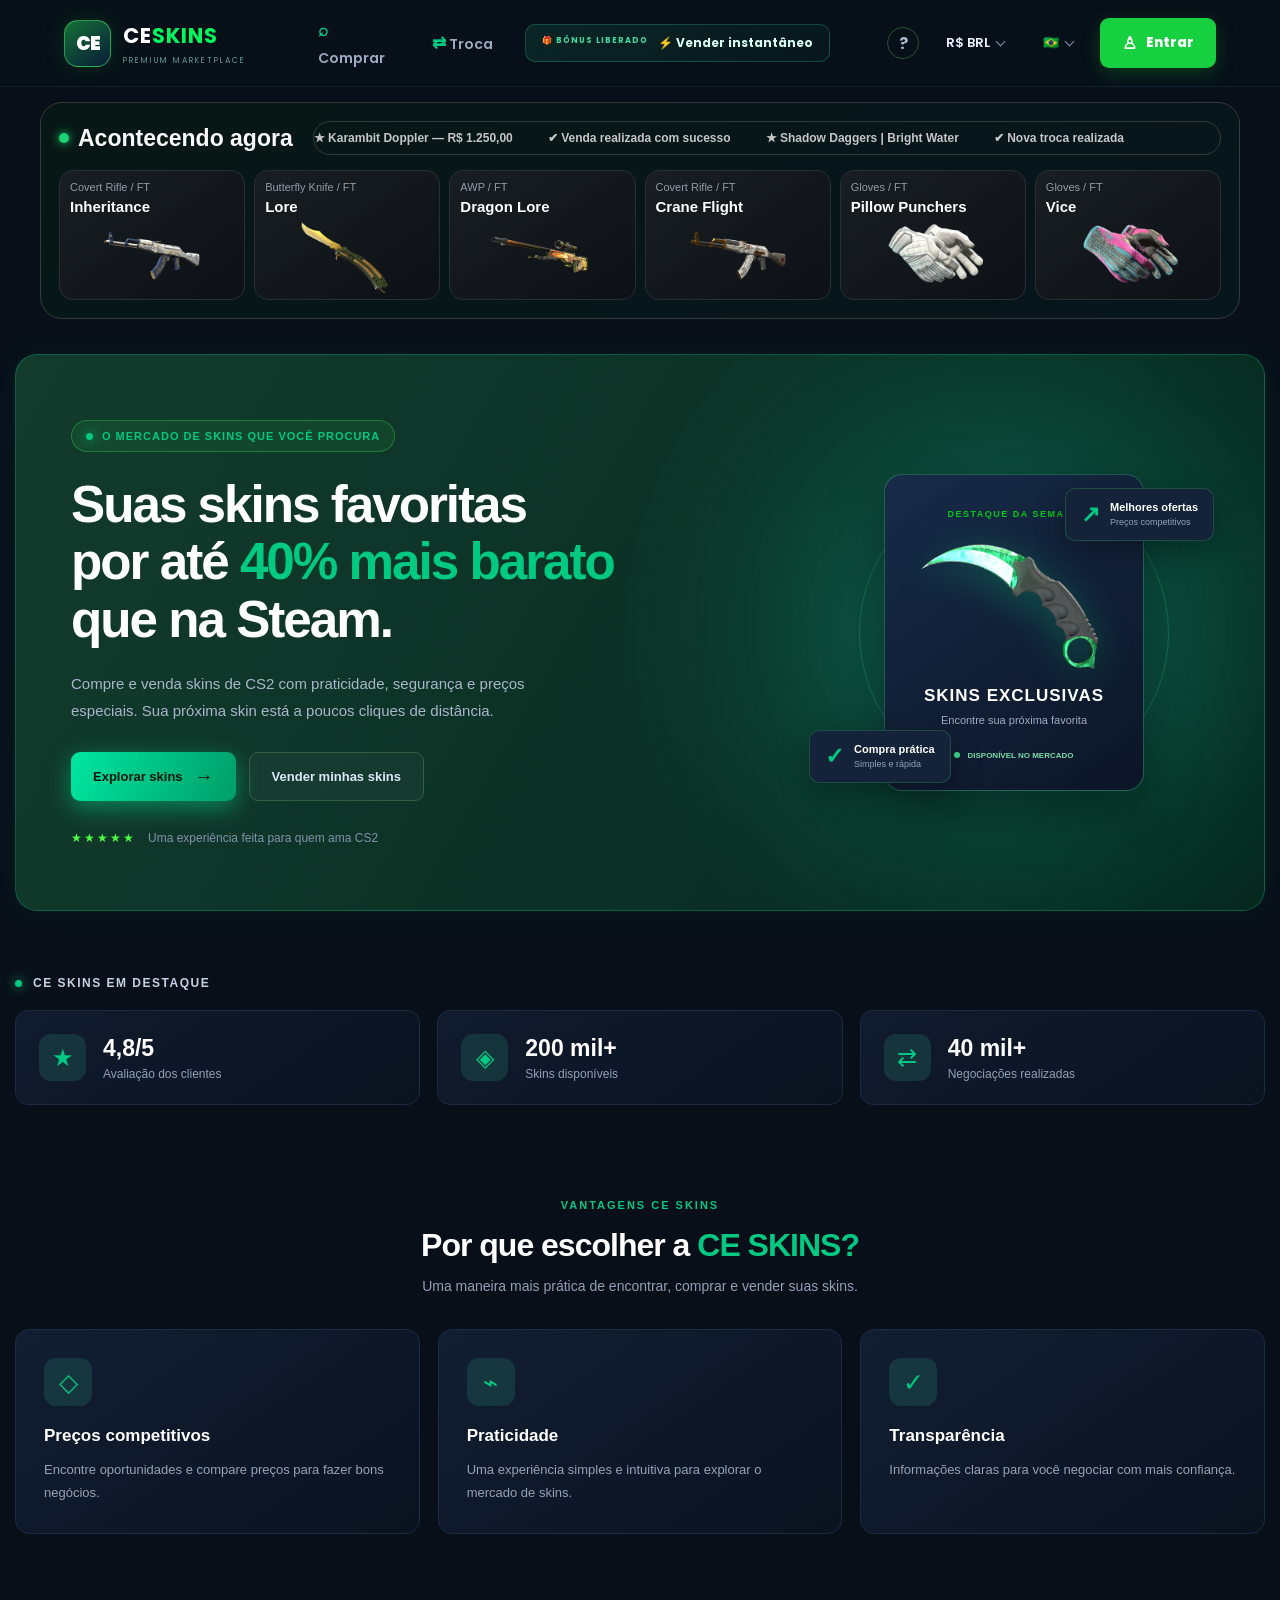
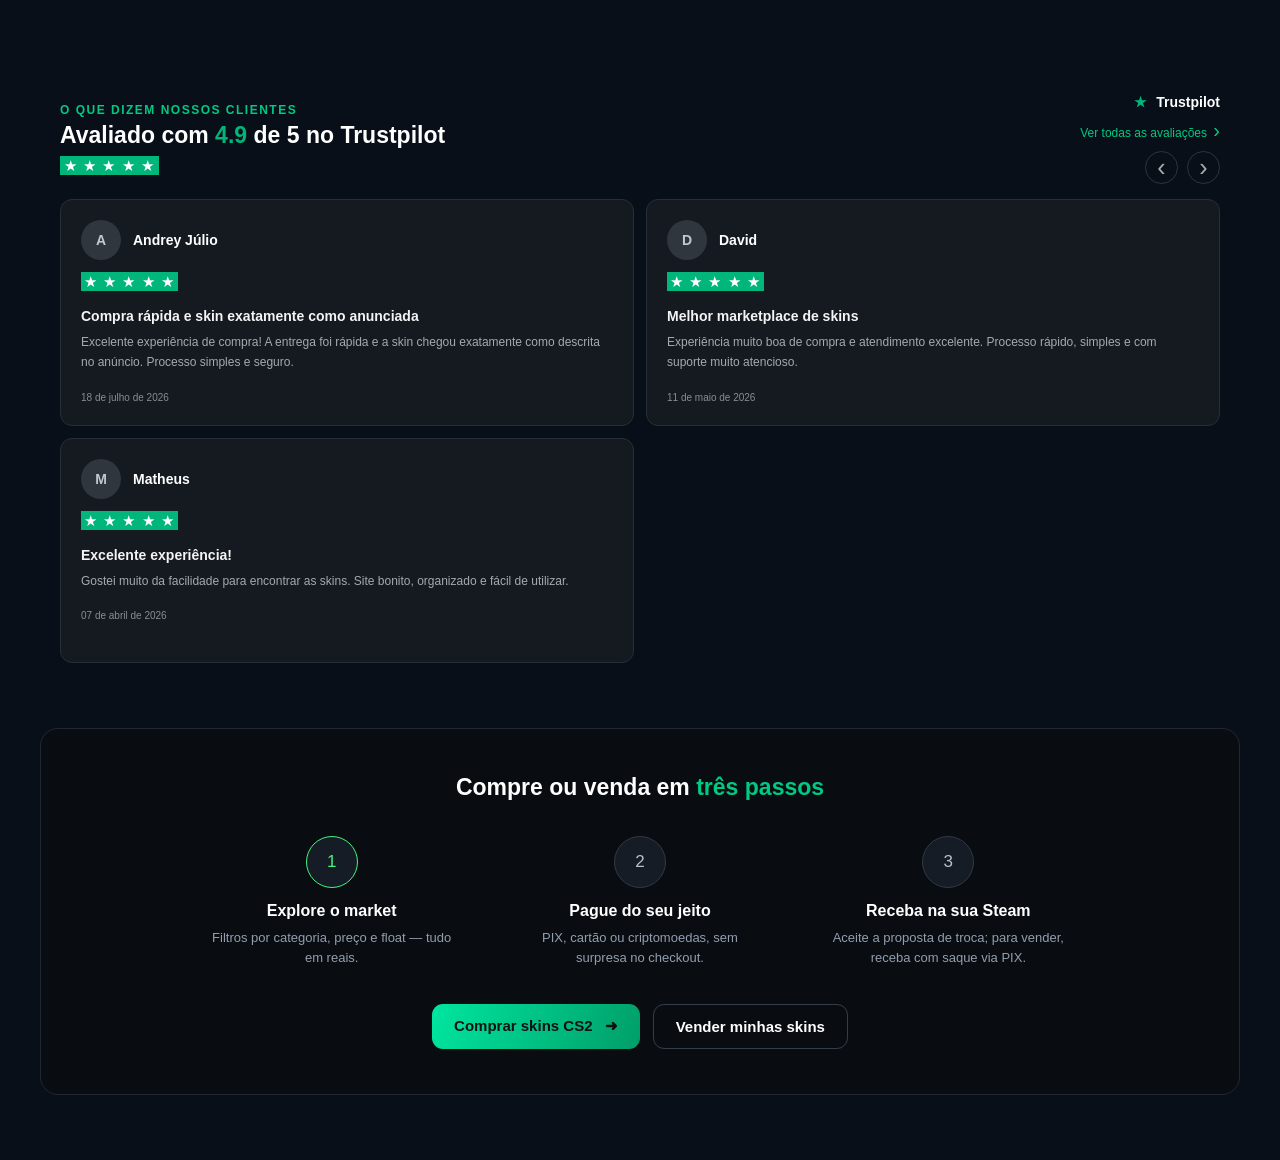
<file: Site/html/index.html>
<!DOCTYPE html>
<html lang="pt-br">

<head>
  <meta charset="UTF-8">
  <meta name="viewport" content="width=device-width, initial-scale=1.0">
  <link rel="stylesheet" href="../css/index.css">
  <link rel="preconnect" href="https://fonts.googleapis.com">
  <link rel="preconnect" href="https://fonts.gstatic.com" crossorigin>
  <link
    href="https://fonts.googleapis.com/css2?family=Poppins:ital,wght@0,100;0,200;0,300;0,400;0,500;0,600;0,700;0,800;0,900;1,100;1,200;1,300;1,400;1,500;1,600;1,700;1,800;1,900&display=swap"
    rel="stylesheet">
  <title>CE SKINS</title>

</head>

<body>
  <!-- CONTROLE DO MODAL -->
  <input type="checkbox" id="login-modal" class="login-toggle">

  <!-- TELA DE LOGIN -->
  <div class="login-overlay">

    <div class="login-box">

      <label for="login-modal" class="login-close">×</label>

      <h2>Entrar na CE SKINS</h2>

      <p class="login-subtitle">
        Escolha como quer entrar
      </p>

      <!-- LOGIN STEAM -->
      <a href="#" class="login-steam">
        <Img src="../img/assets/icone_steam-removebg-preview.png" alt="Steam">

        Entrar com Steam
      </a>

      <div class="login-divider">
        <span></span>
        OU
        <span></span>
      </div>

      <!-- LOGIN WHATSAPP -->
      <a href="https://wa.me/" class="login-whatsapp">
        <img src="../img/assets/wpp_icone-removebg-preview.png" alt="Whatsapp">
        Entrar com WhatsApp
      </a>

      <p class="login-info">
        Sem Steam? Basta informar sua<br>
        URL de troca na hora da entrega.
      </p>

    </div>

  </div>
  <header class="header">

    <div class="header-container">

      <!-- LOGO -->
      <a href="#" class="logo">
        <div class="logo-icon">
          <span>CE</span>
        </div>

        <div class="logo-text">
          <strong>CE<span>SKINS</span></strong>
          <small>PREMIUM MARKETPLACE</small>
        </div>
      </a>

      <!-- MENU MOBILE -->
      <input type="checkbox" id="menu-toggle">
      <label for="menu-toggle" class="menu-icon">
        <span></span>
        <span></span>
        <span></span>
      </label>

      <!-- NAVEGACAO -->
      <nav class="navigation">
        <a href="../html/comprar.html" class="nav-link nav-buy">
          <span class="buy-icon">⌕</span>
          <span>Comprar</span>
        </a>

        <a href="#" class="nav-link nav-effect">
          <span class="buy-icon">⇄</span>
          <span>Troca</span>
        </a>

        <a href="#" class="sell-button nav-effect">
          <small>🎁 BÔNUS LIBERADO</small>
          ⚡ Vender instantâneo
        </a>
      </nav>

      <!-- ACOES -->
      <div class="actions">

        <a href="#" class="help-button" aria-label="Ajuda">
          ?
        </a>

        <!-- MOEDA -->
        <details class="currency-dropdown">
          <summary class="nav-effect">
            R$ BRL
            <span class="arrow"></span>
          </summary>
          <div class="currency-menu">
            <a href="#">R$ BRL</a>
            <a href="#">$ USD</a>
            <a href="#">€ EUR</a>
          </div>
        </details>

        <!-- IDIOMA -->
        <details class="language-dropdown">
          <summary class="nav-effect">
            🇧🇷
            <span class="arrow"></span>
          </summary>
          <div class="language-menu">
            <a href="#">BR Português</a>
            <a href="#">US English</a>
            <a href="#">ES Español</a>
          </div>
        </details>

        <!-- LOGIN -->
        <label for="login-modal" class="login-button">
          <span>♙</span>
          Entrar
        </label>

      </div>

    </div>
  </header>

  <main>

    <section class="live-activity">
      <div class="live-header">
        <h2>
          <span class="live-dot"></span>
          Acontecendo agora
        </h2>

        <div class="live-ticker">
          <div class="ticker-content">
            <span>★ Karambit Doppler — R$ 1.250,00</span>
            <span>✔ Venda realizada com sucesso</span>
            <span>★ Shadow Daggers | Bright Water</span>
            <span>✔ Nova troca realizada</span>
          </div>
        </div>
      </div>

      <div class="live-cards">

        <div class="live-card">
          <span class="skin-type">Covert Rifle / FT</span>
          <h3>Inheritance</h3>
          <img src="../img/assets/akr.webp" alt="Inheritance">
        </div>

        <div class="live-card">
          <span class="skin-type">Butterfly Knife / FT</span>
          <h3>Lore</h3>
          <img src="../img/assets/bt.webp" alt="Lore">
        </div>

        <div class="live-card">
          <span class="skin-type">AWP / FT</span>
          <h3>Dragon Lore</h3>
          <img src="../img/assets/dragon lore.webp" alt="Dragon Lore">
        </div>

        <div class="live-card">
          <span class="skin-type">Covert Rifle / FT</span>
          <h3>Crane Flight</h3>
          <img src="../img/assets/fly.webp" alt="Crane Flight">
        </div>

        <div class="live-card">
          <span class="skin-type">Gloves / FT</span>
          <h3>Pillow Punchers</h3>
          <img src="../img/assets/socadores de travesseiro.webp" alt="Pillow Punchers">
        </div>

        <div class="live-card">
          <span class="skin-type"> Gloves / FT</span>
          <h3> Vice</h3>
          <img src="../img/assets/vice.webp" alt=" Vice">
        </div>

      </div>
    </section>

    <!-- BANNER PRINCIPAL -->
    <section class="hero">
      <div class="hero-content">
        <span class="hero-tag">
          <span class="tag-dot"></span>
          O MERCADO DE SKINS QUE VOCÊ PROCURA
        </span>

        <h1>
          Suas skins favoritas<br>
          por até <span>40% mais barato</span>
          que na Steam.
        </h1>

        <p>
          Compre e venda skins de CS2 com praticidade,
          segurança e preços especiais. Sua próxima skin
          está a poucos cliques de distância.
        </p>

        <div class="hero-buttons">
          <a href="#" class="btn-primary">Explorar skins <span>→</span></a>
          <a href="#" class="btn-secondary">Vender minhas skins</a>
        </div>

        <div class="hero-trust">
          <span class="trust-stars">★★★★★</span>
          <span>Uma experiência feita para quem ama CS2</span>
        </div>
      </div>

      <div class="hero-visual">
        <div class="visual-glow"></div>
        <div class="visual-circle circle-one"></div>
        <div class="visual-circle circle-two"></div>

        <div class="skin-showcase">
          <span class="showcase-label">DESTAQUE DA SEMANA</span>
          <div class="weapon-icon">
            <img src="../img/assets/karambit doppler.png" alt="Karambit Doppler">
          </div>
          <h3>SKINS EXCLUSIVAS</h3>
          <p>Encontre sua próxima favorita</p>
          <span class="showcase-status">
            <span></span> DISPONÍVEL NO MERCADO
          </span>
        </div>

        <div class="floating-card floating-top">
          <span class="floating-icon">↗</span>
          <div>
            <strong>Melhores ofertas</strong>
            <small>Preços competitivos</small>
          </div>
        </div>

        <div class="floating-card floating-bottom">
          <span class="floating-icon">✓</span>
          <div>
            <strong>Compra prática</strong>
            <small>Simples e rápida</small>
          </div>
        </div>
      </div>
    </section>

    <!-- INDICADORES -->
    <section class="activity">
      <div class="activity-heading">
        <span class="activity-dot"></span>
        <h2>CE SKINS EM DESTAQUE</h2>
      </div>

      <div class="activity-grid">
        <div class="activity-card">
          <div class="activity-icon">★</div>
          <div>
            <strong>4,8/5</strong>
            <p>Avaliação dos clientes</p>
          </div>
        </div>

        <div class="activity-card">
          <div class="activity-icon">◈</div>
          <div>
            <strong>200 mil+</strong>
            <p>Skins disponíveis</p>
          </div>
        </div>

        <div class="activity-card">
          <div class="activity-icon">⇄</div>
          <div>
            <strong>40 mil+</strong>
            <p>Negociações realizadas</p>
          </div>
        </div>
      </div>
    </section>

    <!-- POR QUE ESCOLHER -->
    <section class="why-us">
      <div class="section-heading">
        <span>VANTAGENS CE SKINS</span>
        <h2>Por que escolher a <span>CE SKINS?</span></h2>
        <p>Uma maneira mais prática de encontrar, comprar e vender suas skins.</p>
      </div>

      <div class="benefits-grid">
        <article class="benefit-card">
          <div class="benefit-icon">◇</div>
          <h3>Preços competitivos</h3>
          <p>Encontre oportunidades e compare preços para fazer bons negócios.</p>
        </article>

        <article class="benefit-card">
          <div class="benefit-icon">⌁</div>
          <h3>Praticidade</h3>
          <p>Uma experiência simples e intuitiva para explorar o mercado de skins.</p>
        </article>

        <article class="benefit-card">
          <div class="benefit-icon">✓</div>
          <h3>Transparência</h3>
          <p>Informações claras para você negociar com mais confiança.</p>
        </article>
      </div>
    </section>

    <!-- AVALIAÇÕES DOS CLIENTES -->
    <section class="reviews-section">

      <div class="reviews-header">

        <div class="reviews-title">
          <span class="reviews-subtitle">O QUE DIZEM NOSSOS CLIENTES</span>

          <h2>
            Avaliado com <strong>4.9</strong> de 5
            <span>no Trustpilot</span>
          </h2>

          <div class="rating-stars">
            ★ ★ ★ ★ ★
          </div>
        </div>

        <div class="reviews-right">
          <div class="trustpilot-logo">
            <span>★</span> Trustpilot
          </div>

          <a href="#avaliacoes" class="all-reviews">
            Ver todas as avaliações <span>›</span>
          </a>

          <div class="reviews-arrows">
            <a href="#avaliacao-1" aria-label="Avaliação anterior">‹</a>
            <a href="#avaliacao-2" aria-label="Próxima avaliação">›</a>
          </div>
        </div>

      </div>

      <div class="reviews-list" id="avaliacoes">

        <!-- AVALIAÇÃO 1 -->
        <article class="review-card" id="avaliacao-1">

          <div class="review-user">
            <div class="review-avatar">A</div>
            <strong>Andrey Júlio</strong>
          </div>

          <div class="review-stars">★ ★ ★ ★ ★</div>

          <h3>Compra rápida e skin exatamente como anunciada</h3>

          <p>
            Excelente experiência de compra! A entrega foi rápida
            e a skin chegou exatamente como descrita no anúncio.
            Processo simples e seguro.
          </p>

          <span class="review-date">18 de julho de 2026</span>

        </article>

        <!-- AVALIAÇÃO 2 -->
        <article class="review-card" id="avaliacao-2">

          <div class="review-user">
            <div class="review-avatar">D</div>
            <strong>David</strong>
          </div>

          <div class="review-stars">★ ★ ★ ★ ★</div>

          <h3>Melhor marketplace de skins</h3>

          <p>
            Experiência muito boa de compra e atendimento
            excelente. Processo rápido, simples e com
            suporte muito atencioso.
          </p>

          <span class="review-date">11 de maio de 2026</span>

        </article>

        <!-- AVALIAÇÃO 3 -->
        <article class="review-card">

          <div class="review-user">
            <div class="review-avatar">M</div>
            <strong>Matheus</strong>
          </div>

          <div class="review-stars">★ ★ ★ ★ ★</div>

          <h3>Excelente experiência!</h3>

          <p>
            Gostei muito da facilidade para encontrar as skins.
            Site bonito, organizado e fácil de utilizar.
          </p>

          <span class="review-date">07 de abril de 2026</span>


        </article>

      </div>

    </section>

    <!-- COMO COMPRAR OU VENDER -->
    <section class="steps-section">

      <h2>Compre ou venda em <span>três passos</span></h2>

      <div class="steps-container">

        <div class="step-item">
          <div class="step-number active">1</div>

          <h3>Explore o market</h3>

          <p>
            Filtros por categoria, preço e float
            — tudo em reais.
          </p>
        </div>

        <div class="step-item">
          <div class="step-number">2</div>

          <h3>Pague do seu jeito</h3>

          <p>
            PIX, cartão ou criptomoedas,
            sem surpresa no checkout.
          </p>
        </div>

        <div class="step-item">
          <div class="step-number">3</div>

          <h3>Receba na sua Steam</h3>

          <p>
            Aceite a proposta de troca; para
            vender, receba com saque via PIX.
          </p>
        </div>

      </div>

      <div class="steps-buttons">
        <a href="#produtos" class="steps-buy">
          Comprar skins CS2 <span>➜</span>
        </a>

        <a href="#vender" class="steps-sell">
          Vender minhas skins
        </a>
      </div>

    </section>


  </main>
</body>

</html>
</file>
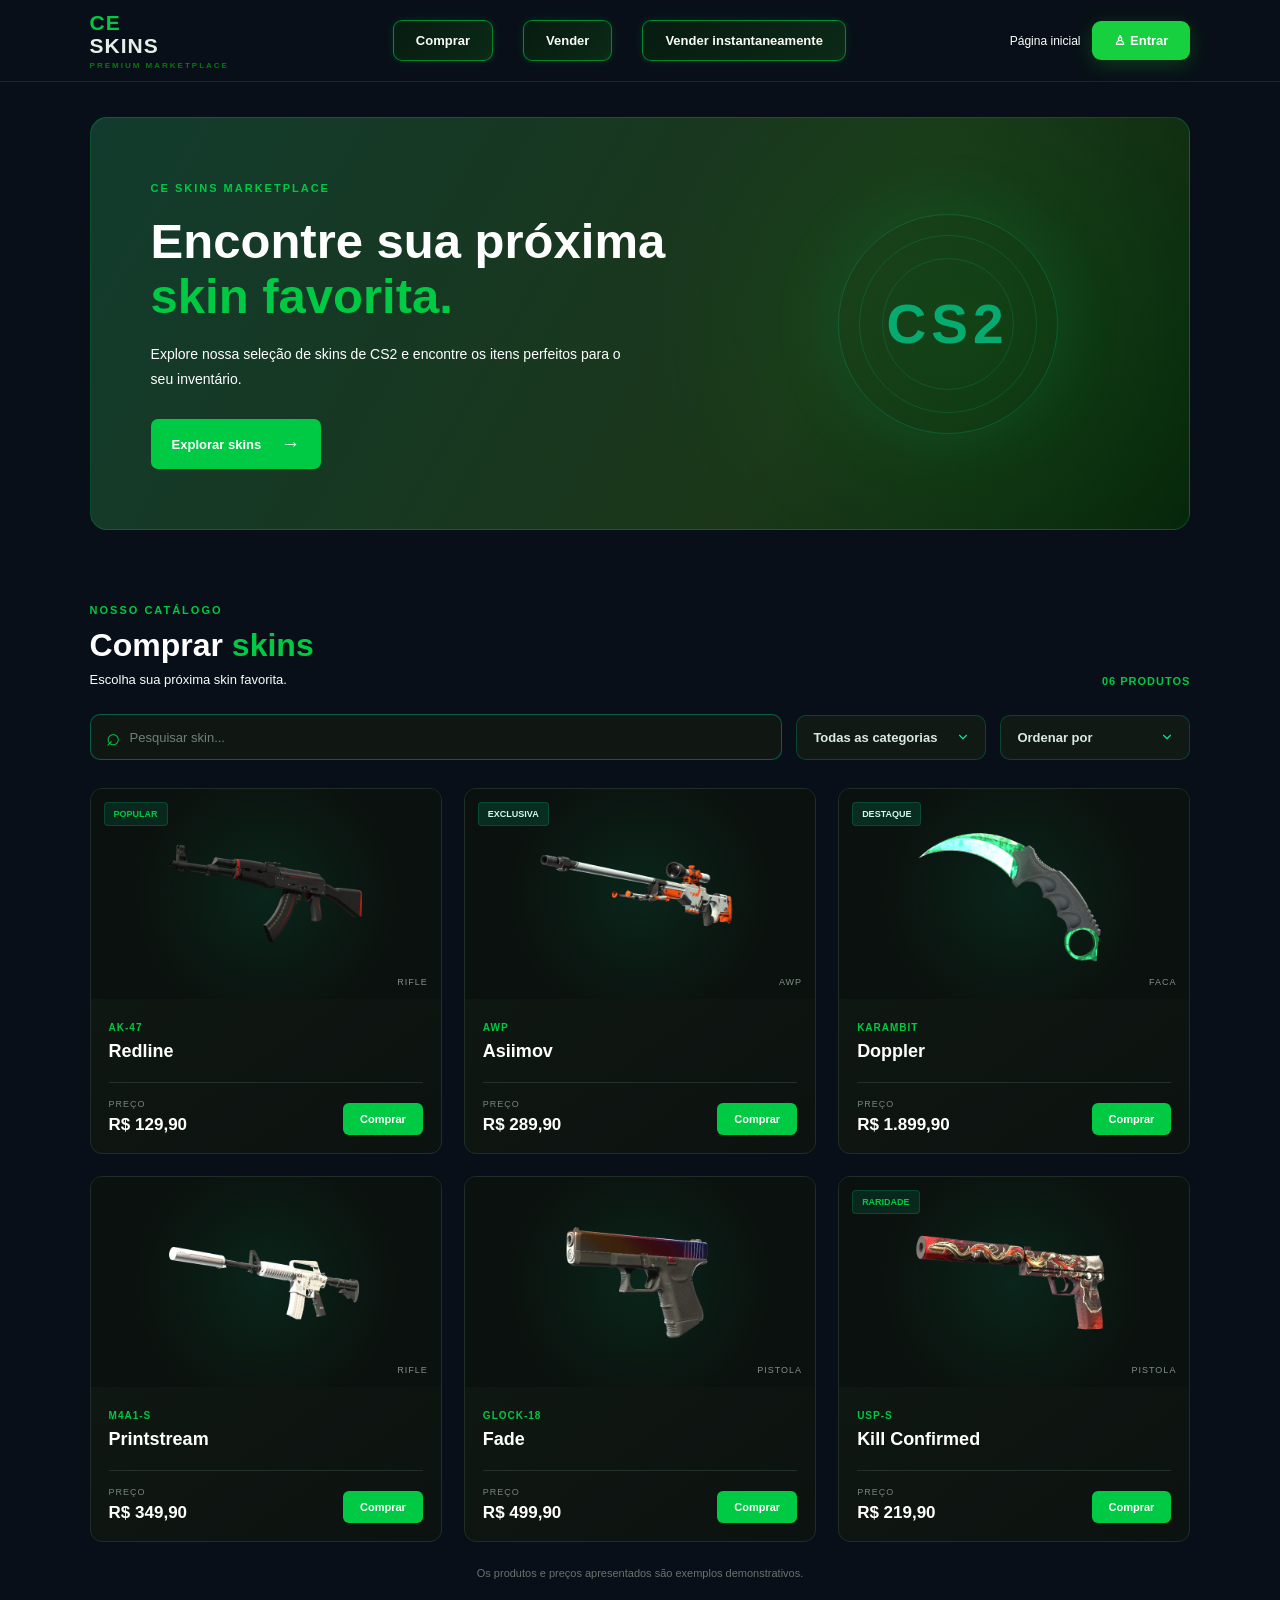
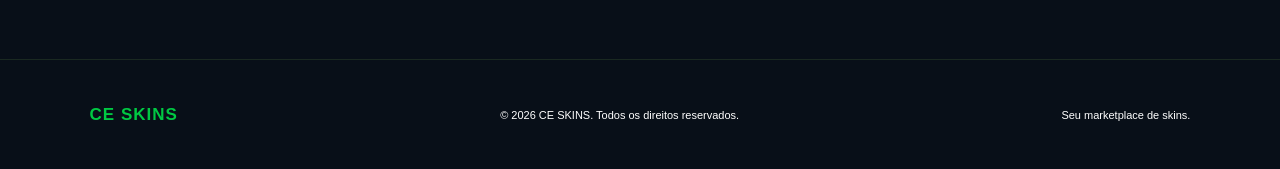
<file: Site/html/comprar.html>
<!DOCTYPE html>
<html lang="pt-br">

<head>
    <meta charset="UTF-8">
    <meta name="viewport" content="width=device-width, initial-scale=1.0">
    <title>Comprar Skins | CE SKINS</title>
    <link rel="stylesheet" href="../css/comprar.css">
</head>

<body>

    <!-- CABEÇALHO -->
    <header class="header">
        <a href="index.html" class="logo">
            <span>CE</span> SKINS
            <small>PREMIUM MARKETPLACE</small>
        </a>

        <nav class="navigation">
            <a href="comprar.html" class="button-comprar1">
                Comprar
            </a>

            <a href="index.html#troca" class="button-vender2">
                Vender
            </a>

            <a href="index.html#vender" class="button-vender3">
                Vender instantaneamente
            </a>
        </nav>

        <div class="header-actions">
            <a href="index.html" class="back-home">Página inicial</a>
            <a href="index.html" class="login-button">♙ Entrar</a>
        </div>
    </header>

    <main>

        <!-- BANNER -->
        <section class="shop-hero">
            <div class="hero-content">
                <span class="eyebrow">CE SKINS MARKETPLACE</span>

                <h1>Encontre sua próxima <span>skin favorita.</span></h1>

                <p>
                    Explore nossa seleção de skins de CS2 e encontre
                    os itens perfeitos para o seu inventário.
                </p>

                <a href="#catalogo" class="hero-button">
                    Explorar skins
                    <span>→</span>
                </a>
            </div>

            <div class="hero-decoration">
                <div class="decoration-circle"></div>
                <span>CS2</span>
            </div>
        </section>

        <!-- CATÁLOGO -->
        <section class="catalog" id="catalogo">

            <div class="section-heading">
                <div>
                    <span class="eyebrow">NOSSO CATÁLOGO</span>
                    <h2>Comprar <span>skins</span></h2>
                    <p>Escolha sua próxima skin favorita.</p>
                </div>

                <span class="product-count">06 PRODUTOS</span>
            </div>

            <!-- PESQUISA E FILTROS -->
            <div class="catalog-tools">

                <label class="search-box">
                    <span>⌕</span>
                    <input type="search" placeholder="Pesquisar skin...">
                </label>

                <select aria-label="Categoria">
                    <option value="">Todas as categorias</option>
                    <option>Rifles</option>
                    <option>Facas</option>
                    <option>AWP</option>
                    <option>Pistolas</option>
                </select>

                <select aria-label="Ordenar produtos">
                    <option>Ordenar por</option>
                    <option>Menor preço</option>
                    <option>Maior preço</option>
                    <option>Mais populares</option>
                </select>

            </div>

            <!-- PRODUTOS -->
            <div class="products-grid">

                <!-- PRODUTO 1 -->
                <article class="product-card">
                    <div class="product-image">
                        <span class="product-tag">POPULAR</span>
                        <img src="../img/assets/akredline.webp" alt="AK-47 Redline">
                        <span class="weapon-type">RIFLE</span>
                    </div>

                    <div class="product-info">
                        <span class="collection">AK-47</span>
                        <h3>Redline</h3>

                        <div class="product-bottom">
                            <div>
                                <small>PREÇO</small>
                                <strong>R$ 129,90</strong>
                            </div>
                            <a href="#" class="buy-button">Comprar</a>
                        </div>
                    </div>
                </article>

                <!-- PRODUTO 2 -->
                <article class="product-card">
                    <div class="product-image">
                        <span class="product-tag exclusive">EXCLUSIVA</span>
                        <img src="../img/assets/awp asiimov.webp" alt="AWP Asiimov">
                        <span class="weapon-type">AWP</span>
                    </div>

                    <div class="product-info">
                        <span class="collection">AWP</span>
                        <h3>Asiimov</h3>

                        <div class="product-bottom">
                            <div>
                                <small>PREÇO</small>
                                <strong>R$ 289,90</strong>
                            </div>
                            <a href="#" class="buy-button">Comprar</a>
                        </div>
                    </div>
                </article>

                <!-- PRODUTO 3 -->
                <article class="product-card">
                    <div class="product-image">
                        <span class="product-tag exclusive">DESTAQUE</span>
                        <img src="../img/assets/karambit doppler.png" alt="Karambit Doppler">
                        <span class="weapon-type">FACA</span>
                    </div>

                    <div class="product-info">
                        <span class="collection">KARAMBIT</span>
                        <h3>Doppler</h3>

                        <div class="product-bottom">
                            <div>
                                <small>PREÇO</small>
                                <strong>R$ 1.899,90</strong>
                            </div>
                            <a href="#" class="buy-button">Comprar</a>
                        </div>
                    </div>
                </article>

                <!-- PRODUTO 4 -->
                <article class="product-card">
                    <div class="product-image">
                        <img src="../img/assets/m4 print.webp" alt="M4A1-S Printstream">
                        <span class="weapon-type">RIFLE</span>
                    </div>

                    <div class="product-info">
                        <span class="collection">M4A1-S</span>
                        <h3>Printstream</h3>

                        <div class="product-bottom">
                            <div>
                                <small>PREÇO</small>
                                <strong>R$ 349,90</strong>
                            </div>
                            <a href="#" class="buy-button">Comprar</a>
                        </div>
                    </div>
                </article>

                <!-- PRODUTO 5 -->
                <article class="product-card">
                    <div class="product-image">
                        <img src="../img/assets/glock fade.webp" alt="Glock-18 Fade">
                        <span class="weapon-type">PISTOLA</span>
                    </div>

                    <div class="product-info">
                        <span class="collection">GLOCK-18</span>
                        <h3>Fade</h3>

                        <div class="product-bottom">
                            <div>
                                <small>PREÇO</small>
                                <strong>R$ 499,90</strong>
                            </div>
                            <a href="#" class="buy-button">Comprar</a>
                        </div>
                    </div>
                </article>

                <!-- PRODUTO 6 -->
                <article class="product-card">
                    <div class="product-image">
                        <span class="product-tag">RARIDADE</span>
                        <img src="../img/assets/usp lkill.webp" alt="USP-S Kill Confirmed">
                        <span class="weapon-type">PISTOLA</span>
                    </div>

                    <div class="product-info">
                        <span class="collection">USP-S</span>
                        <h3>Kill Confirmed</h3>

                        <div class="product-bottom">
                            <div>
                                <small>PREÇO</small>
                                <strong>R$ 219,90</strong>
                            </div>
                            <a href="#" class="buy-button">Comprar</a>
                        </div>
                    </div>
                </article>

            </div>

            <p class="catalog-note">
                Os produtos e preços apresentados são exemplos demonstrativos.
            </p>

        </section>

    </main>


    <footer class="footer">
        <a href="../html/index.html" class="footer-logo">CE SKINS</a>
        <p>© 2026 CE SKINS. Todos os direitos reservados.</p>
        <span>Seu marketplace de skins.</span>
    </footer>

</body>

</html>
</file>
<file: Site/css/index.css>
* {
  margin: 0;
  padding: 0;
  box-sizing: border-box;
}

body {
  font-family: "Poppins", sans-serif;
  background: #080f18;
  color: #ffffff;
}

.header {
  width: 100%;
  min-height: 86px;
  background: rgba(8, 16, 25, 0.97);
  border-bottom: 1px solid rgba(91, 137, 190, 0.13);
  position: relative;
  z-index: 100;
}

.header-container {
  max-width: 1500px;
  min-height: 86px;
  margin: auto;
  padding: 0 5%;
  display: flex;
  align-items: center;
  justify-content: space-between;
  gap: 35px;
}

/* LOGO */

.logo {
  display: flex;
  align-items: center;
  gap: 12px;
  text-decoration: none;
  flex-shrink: 0;
}

.logo-icon {
  width: 47px;
  height: 47px;
  border-radius: 14px;
  display: flex;
  justify-content: center;
  align-items: center;
  background: linear-gradient(145deg, #157138, #071b36);
  border: 1px solid rgba(74, 255, 119, 0.5);
  box-shadow: 0 0 22px rgba(0, 255, 34, 0.13);
}

.logo-icon span {
  font-size: 19px;
  font-weight: 900;
  letter-spacing: -1.5px;
  color: #ffffff;
}

.logo-text {
  display: flex;
  flex-direction: column;
  gap: 4px;
}

.logo-text strong {
  color: #ffffff;
  font-size: 21px;
  letter-spacing: 1px;
}

.logo-text strong span {
  color: #00f85f;
}

.logo-text small {
  color: #649992;
  font-size: 8px;
  letter-spacing: 2px;
}

/* NAVEGAÇÃO */

.navigation {
  display: flex;
  align-items: center;
  gap: 16px;
}

.nav-link {
  color: #9baac0;
  text-decoration: none;
  font-size: 14px;
  font-weight: 600;
  padding: 13px 16px;
  border-radius: 9px;
  transition: 0.25s;
}

.nav-link:hover,
.nav-link.active {
  color: #ffffff;
  background: rgba(48, 132, 226, 0.10);
}

.nav-link.active {
  box-shadow: inset 0 -2px #3199ff;
}

.nav-symbol {
  color: #00f715;
  font-size: 19px;
  margin-right: 5px;
  vertical-align: -1px;
}

/* BOTÃO VENDER */

.sell-button {
  display: flex;
  align-items: center;
  gap: 10px;
  padding: 9px 16px;
  border-radius: 10px;
  background: linear-gradient(135deg,
      rgba(20, 91, 70, 0.30),
      rgba(10, 53, 48, 0.20));
  border: 1px solid rgba(45, 205, 145, 0.28);
  color: #d9fff0;
  text-decoration: none;
  font-size: 12px;
  font-weight: 700;
  transition: 0.25s;
}

.sell-button:hover {
  background: rgba(31, 150, 105, 0.25);
  border-color: #35ce98;
  transform: translateY(-2px);
}

.sell-button small {
  display: block;
  color: #42d9a1;
  font-size: 8px;
  letter-spacing: 1px;
  margin-bottom: 4px;
}

.sell-icon {
  font-size: 22px;
  color: #45d9a2
}

/* AÇÕES */

.actions {
  display: flex;
  align-items: center;
  gap: 15px;
}

.help-button {
  width: 32px;
  height: 32px;
  display: flex;
  justify-content: center;
  align-items: center;
  border: 1px solid #295233;
  border-radius: 50%;
  color: #a7b8cd;
  text-decoration: none;
  font-weight: bold;
  transition: 0.25s;
}

.help-button:hover {
  color: #ffffff;
  border-color: #39ff43;
}

/* DROPDOWNS */

.dropdown {
  position: relative;
}

.dropdown summary {
  display: flex;
  align-items: center;
  gap: 8px;
  list-style: none;
  cursor: pointer;
  color: #aebbd0;
  font-size: 12px;
  font-weight: 700;
  padding: 11px 10px;
  border-radius: 8px;
  transition: 0.2s;
}

.dropdown summary::-webkit-details-marker {
  display: none;
}

.dropdown summary:hover {
  color: #ffffff;
  background: #121f32;
}

.currency-symbol {
  color: #55ff88;
  font-weight: 800;
}

/* SETA */

.arrow {
  width: 7px;
  height: 7px;
  border-right: 1.5px solid #8093ad;
  border-bottom: 1.5px solid #8093ad;
  transform: rotate(45deg);
  margin-top: -4px;
  transition: 0.25s;
}

.dropdown[open] .arrow {
  transform: rotate(225deg);
  margin-top: 4px;
}

/* MENU SUSPENSO */

.dropdown-menu {
  position: absolute;
  top: calc(100% + 12px);
  right: 0;
  min-width: 205px;
  padding: 7px;
  background: #101b2c;
  border: 1px solid #263b56;
  border-radius: 12px;
  box-shadow: 0 15px 40px rgba(0, 0, 0, 0.45);
  animation: dropdown-in 0.2s ease;
}

@keyframes dropdown-in {
  from {
    opacity: 0;
    transform: translateY(-7px);
  }

  to {
    opacity: 1;
    transform: translateY(0);
  }
}

.dropdown-menu a {
  display: block;
  padding: 11px 12px;
  border-radius: 7px;
  color: #aebbd0;
  font-size: 12px;
  text-decoration: none;
  transition: 0.2s;
}

.dropdown-menu a:hover {
  background: rgba(49, 153, 255, 0.13);
  color: #58adff;
}

.language-menu {
  min-width: 155px;
}

.language-menu a {
  display: flex;
  align-items: center;
  gap: 10px;
}

/* BOTÃO ENTRAR */

.login-button {
  display: flex;
  align-items: center;
  justify-content: center;
  gap: 9px;
  padding: 12px 22px;
  border-radius: 9px;
  background: linear-gradient(110deg, #17d03f, #17d03f);
  color: #ffffff;
  text-decoration: none;
  font-size: 13px;
  font-weight: 800;
  box-shadow: 0 5px 20px rgba(30, 235, 47, 0.2);
  transition: 0.25s;
}

.login-button:hover {
  transform: translateY(-2px);
  box-shadow: 0 7px 25px rgba(30, 235, 30, 0.38);
}

.login-button span {
  font-size: 17px;
}

/* MENU MOBILE */

#menu-toggle {
  display: none;
}

.menu-icon {
  display: none;
  flex-direction: column;
  gap: 5px;
  cursor: pointer;
}

.menu-icon span {
  width: 25px;
  height: 2px;
  border-radius: 5px;
  background: #ffffff;
  transition: 0.25s;
}

/* RESPONSIVIDADE */

@media (max-width: 1050px) {
  .header-container {
    gap: 18px;
    padding: 0 3%;
  }

  .navigation {
    gap: 20px;
  }

  .actions {
    gap: 9px;
  }

  .nav-link {
    padding: 11px;
  }
}

@media (max-width: 850px) {
  .header-container {
    min-height: 76px;
    flex-wrap: wrap;
    padding: 0 22px;
  }

  .header {
    min-height: 76px;
  }

  .menu-icon {
    display: flex;
    margin-left: auto;
  }

  .navigation {
    display: none;
    order: 4;
    width: 100%;
    flex-direction: column;
    align-items: stretch;
    padding: 12px 0 18px;
    border-top: 1px solid #20492c;
  }

  #menu-toggle:checked~.navigation {
    display: flex;
  }

  .nav-link {
    padding: 14px;
  }

  .sell-button {
    justify-content: center;
    padding: 13px;
  }

  .actions {
    display: none;
  }

  #menu-toggle:checked~.menu-icon span:first-child {
    transform: translateY(7px) rotate(45deg);
  }

  #menu-toggle:checked~.menu-icon span:nth-child(2) {
    opacity: 0;
  }

  #menu-toggle:checked~.menu-icon span:last-child {
    transform: translateY(-7px) rotate(-45deg);
  }
}

@media (max-width: 420px) {
  .logo-icon {
    width: 41px;
    height: 41px;
  }

  .logo-text strong {
    font-size: 18px;
  }

  .logo-text small {
    font-size: 7px;
  }
}

/* ===== SEÇÃO 2 - CE SKINS ===== */

main {
  background: #080f18;
  color: #ffffff;
  font-family: Arial, sans-serif;
}

.hero {
  position: relative;
  max-width: 1250px;
  min-height: 490px;
  margin: 35px auto 25px;
  padding: 65px 55px;
  display: flex;
  align-items: center;
  justify-content: space-between;
  gap: 40px;
  overflow: hidden;
  border: 1px solid rgba(80, 255, 124, 0.15);
  border-radius: 22px;
  background: radial-gradient(circle at 80% 50%, rgba(21, 255, 0, 0.17), transparent 35%),
    linear-gradient(120deg, #08180a, #08180a 65%, #08180a);
  box-shadow: 0 20px 60px rgba(0, 0, 0, 0.25);
}

.hero-content {
  position: relative;
  z-index: 2;
  max-width: 620px;
}

.hero-tag {
  display: inline-flex;
  align-items: center;
  gap: 9px;
  padding: 9px 14px;
  margin-bottom: 24px;
  border: 1px solid rgba(54, 255, 64, 0.3);
  border-radius: 30px;
  background: rgba(25, 105, 220, 0.1);
  color: #80ff86;
  font-size: 11px;
  font-weight: 700;
  letter-spacing: 1px;
}

.tag-dot,
.activity-dot {
  width: 7px;
  height: 7px;
  border-radius: 50%;
  background: #35ff3f;
  box-shadow: 0 0 12px #25ff49;
}

.hero h1 {
  margin: 0;
  font-size: clamp(34px, 4vw, 53px);
  line-height: 1.12;
  font-weight: 800;
  letter-spacing: -2px;
}

.hero h1 span,
.section-heading h2 span {
  color: #429bff;
}

.hero-content>p {
  max-width: 510px;
  margin: 22px 0 28px;
  color: #a9b6ca;
  font-size: 15px;
  line-height: 1.8;
}

.hero-buttons {
  display: flex;
  flex-wrap: wrap;
  gap: 13px;
}

.btn-primary,
.btn-secondary {
  display: inline-flex;
  align-items: center;
  justify-content: center;
  gap: 12px;
  min-height: 49px;
  padding: 0 22px;
  border-radius: 9px;
  text-decoration: none;
  font-size: 13px;
  font-weight: 700;
  transition: 0.25s;
}

.btn-primary {
  color: #fff;
  background: linear-gradient(110deg, #14ed1f, #39ff4a);
  box-shadow: 0 7px 25px rgba(25, 115, 245, 0.25);
}

.btn-primary:hover {
  transform: translateY(-3px);
  box-shadow: 0 10px 30px rgba(25, 245, 73, 0.4);
}

.btn-primary span {
  font-size: 19px;
}

.btn-secondary {
  color: #dce8f8;
  border: 1px solid #345d42;
  background: rgba(255, 255, 255, 0.03);
}

.btn-secondary:hover {
  border-color: #42ffa1;
  background: rgba(66, 155, 255, 0.1);
}

.hero-trust {
  display: flex;
  align-items: center;
  gap: 12px;
  margin-top: 30px;
  color: #8292aa;
  font-size: 12px;
}

.trust-stars {
  color: #4bff45;
  letter-spacing: 2px;
}

/* VISUAL DO BANNER */

.hero-visual {
  position: relative;
  width: 390px;
  height: 340px;
  flex-shrink: 0;
  display: flex;
  align-items: center;
  justify-content: center;
}

.visual-glow {
  position: absolute;
  width: 280px;
  height: 280px;
  border-radius: 50%;
  background: #0865db;
  filter: blur(100px);
  opacity: 0.3;
}

.visual-circle {
  position: absolute;
  border: 1px solid rgba(69, 153, 255, 0.22);
  border-radius: 50%;
}

.circle-one {
  width: 310px;
  height: 310px;
}

.circle-two {
  width: 250px;
  height: 250px;
}

.skin-showcase {
  position: relative;
  z-index: 1;
  width: 260px;
  padding: 28px 20px;
  text-align: center;
  border: 1px solid rgba(102, 170, 255, 0.3);
  border-radius: 18px;
  background: linear-gradient(145deg, #172b48, #0c1526);
  box-shadow: 0 20px 55px rgba(0, 0, 0, 0.4);
}

.showcase-label {
  color: #78b8ff;
  font-size: 9px;
  font-weight: 800;
  letter-spacing: 1.5px;
}

.weapon-icon {
  display: flex;
  align-items: center;
  justify-content: center;
  height: 145px;
  margin: 10px 0;
}

.weapon-icon img {
  width: 100%;
  height: 145px;
  object-fit: contain;
  filter: drop-shadow(0 8px 18px rgba(0, 255, 140, 0.25));
  transition: transform 0.4s ease, filter 0.4s ease;
}

.skin-showcase:hover .weapon-icon img {
  transform: scale(1.12) rotate(-3deg);
  filter: drop-shadow(0 10px 25px rgba(0, 255, 140, 0.5));
}

.skin-showcase h3 {
  margin: 8px 0;
  font-size: 17px;
  letter-spacing: 1px;
}

.skin-showcase p {
  margin: 0 0 18px;
  color: #9eacc2;
  font-size: 11px;
}

.showcase-status {
  display: inline-flex;
  align-items: center;
  gap: 7px;
  color: #77dca8;
  font-size: 8px;
  font-weight: 700;
}

.showcase-status span {
  width: 6px;
  height: 6px;
  border-radius: 50%;
  background: #39dc87;
}

.floating-card {
  position: absolute;
  z-index: 2;
  display: flex;
  align-items: center;
  gap: 10px;
  padding: 12px 15px;
  border: 1px solid rgba(100, 160, 255, 0.2);
  border-radius: 10px;
  background: #14233a;
  box-shadow: 0 10px 30px rgba(0, 0, 0, 0.3);
}

.floating-top {
  top: 25px;
  right: -5px;
}

.floating-bottom {
  bottom: 20px;
  left: -10px;
}

.floating-icon {
  color: #62aaff;
  font-size: 23px;
  font-weight: bold;
}

.floating-card strong,
.floating-card small {
  display: block;
}

.floating-card strong {
  font-size: 11px;
}

.floating-card small {
  margin-top: 4px;
  color: #91a2ba;
  font-size: 9px;
}

/* INDICADORES */

.activity {
  max-width: 1250px;
  margin: 65px auto;
}

.activity-heading {
  display: flex;
  align-items: center;
  gap: 11px;
  margin-bottom: 20px;
}

.activity-heading h2 {
  margin: 0;
  color: #c5d2e5;
  font-size: 12px;
  letter-spacing: 1.5px;
}

.activity-grid {
  display: grid;
  grid-template-columns: repeat(3, 1fr);
  gap: 17px;
}

.activity-card {
  display: flex;
  align-items: center;
  gap: 17px;
  padding: 23px;
  border: 1px solid #1c2b42;
  border-radius: 13px;
  background: linear-gradient(145deg, #101b2d, #0b1220);
  transition: 0.25s;
}

.activity-card:hover {
  transform: translateY(-4px);
  border-color: #277bd5;
}

.activity-icon {
  display: flex;
  align-items: center;
  justify-content: center;
  width: 47px;
  height: 47px;
  flex-shrink: 0;
  border-radius: 12px;
  color: #62aaff;
  background: rgba(45, 132, 255, 0.12);
  font-size: 24px;
}

.activity-card strong {
  font-size: 23px;
}

.activity-card p {
  margin: 5px 0 0;
  color: #91a0b6;
  font-size: 12px;
}

/* POR QUE ESCOLHER */

.why-us {
  max-width: 1250px;
  margin: 90px auto;
  padding-bottom: 70px;
}

.section-heading {
  margin-bottom: 35px;
  text-align: center;
}

.section-heading>span {
  color: #59a8ff;
  font-size: 11px;
  font-weight: 800;
  letter-spacing: 2px;
}

.section-heading h2 {
  margin: 14px 0;
  font-size: 32px;
  letter-spacing: -1px;
}

.section-heading p {
  color: #91a0b6;
  font-size: 14px;
}

.benefits-grid {
  display: grid;
  grid-template-columns: repeat(3, 1fr);
  gap: 18px;
}

.benefit-card {
  padding: 28px;
  border: 1px solid #1c2b42;
  border-radius: 14px;
  background: linear-gradient(145deg, #111e32, #0b1220);
  transition: 0.25s;
}

.benefit-card:hover {
  transform: translateY(-5px);
  border-color: #36e871;
}

.benefit-icon {
  display: flex;
  align-items: center;
  justify-content: center;
  width: 48px;
  height: 48px;
  margin-bottom: 20px;
  border-radius: 12px;
  color: #65adff;
  background: rgba(45, 132, 255, 0.13);
  font-size: 25px;
}

.benefit-card h3 {
  margin: 0 0 12px;
  font-size: 17px;
}

.benefit-card p {
  margin: 0;
  color: #94a3b8;
  font-size: 13px;
  line-height: 1.8;
}

/* RESPONSIVIDADE */

@media (max-width: 900px) {
  .hero {
    margin: 20px;
    padding: 45px 30px;
  }

  .hero-visual {
    width: 300px;
    transform: scale(0.85);
  }

  .activity,
.why-us {
    margin-right: 20px;
    margin-left: 20px;
  }
}

@media (max-width: 700px) {
  .hero {
    flex-direction: column;
    align-items: flex-start;
    padding: 35px 23px;
  }

  .hero-visual {
    width: 100%;
    height: 310px;
    margin-top: 10px;
    transform: scale(0.9);
  }

  .hero h1 {
    font-size: 36px;
  }

  .activity-grid,
.benefits-grid {
    grid-template-columns: 1fr;
  }

  .activity {
    margin-top: 45px;
  }

  .why-us {
    margin-top: 65px;
  }

  .section-heading h2 {
    font-size: 26px;
  }

  .floating-top {
    right: -5px;
  }

  .floating-bottom {
    left: -5px;
  }
}

@media (max-width: 400px) {
  .hero h1 {
    font-size: 30px;
  }

  .hero-buttons {
    flex-direction: column;
  }

  .btn-primary,
.btn-secondary {
    width: 100%;
    box-sizing: border-box;
  }

  .hero-trust {
    align-items: flex-start;
    flex-direction: column;
  }
}

/* BOTÃO COMPRA */

.nav-buy {
  position: relative;
  display: flex;
  flex-direction: column;
  align-items: flex-start;
  gap: 5px;
  padding: 12px 15px;
  border-radius: 10px;
  transition: all 0.3s ease;
  overflow: hidden;
}

/* Linha azul animada */

.nav-buy::after {
  content: "";
  position: absolute;
  bottom: 0;
  left: 50%;
  width: 0;
  height: 2px;
  background: #2995ff;
  box-shadow: 0 0 10px #2995ff;
  transition: all 0.35s ease;
  transform: translateX(-50%);
}

/* Efeito ao passar o mouse */

.nav-buy:hover {
  color: #ffffff;
  background: rgba(41, 149, 255, 0.10);
  transform: translateY(-3px);
  box-shadow: 0 5px 20px rgba(41, 149, 255, 0.12);
}

.nav-buy:hover::after {
  width: 75%;
}

/* Ícone */

.buy-icon {
  color: #2995ff;
  font-size: 17px;
  transition: all 0.3s ease;
}

.nav-buy:hover .buy-icon {
  transform: scale(1.2);
  color: #65b5ff;
  filter: drop-shadow(0 0 6px #2995ff);
}

/* Clique */

.nav-buy:active {
  transform: scale(0.96);
}

/* EFEITO PREMIUM AZUL NOS BOTÕES */

.nav-effect {
  position: relative;
  transition: all 0.3s ease;
  cursor: pointer;
}

/* Linha luminosa */

.nav-effect::after {
  content: "";
  position: absolute;
  bottom: 0;
  left: 50%;
  width: 0;
  height: 2px;
  background: #2995ff;
  box-shadow: 0 0 10px #2995ff;
  transform: translateX(-50%);
  transition: width 0.35s ease;
}

/* Efeito hover */

.nav-effect:hover {
  color: #ffffff;
  background-color: rgba(41, 149, 255, 0.10);
  box-shadow: 0 5px 20px rgba(41, 149, 255, 0.12);
}

/* Animação da linha */

.nav-effect:hover::after {
  width: 75%;
}

/* Ícones */

.nav-effect:hover .buy-icon {
  color: #65b5ff;
  transform: scale(1.2);
  filter: drop-shadow(0 0 6px #2995ff);
}

/* Clique */

.nav-effect:active {
  transform: scale(0.96);
}

/* Ajuste dos menus BRL e idioma */

.currency-dropdown summary.nav-effect,
.language-dropdown summary.nav-effect {
  list-style: none;
  display: flex;
  align-items: center;
  gap: 7px;
}

.currency-dropdown summary::-webkit-details-marker,
.language-dropdown summary::-webkit-details-marker {
  display: none;
}

/* ===== CORREÇÃO DOS MENUS BRL E IDIOMA ===== */

.currency-dropdown,
.language-dropdown {
  position: relative;
}

/* Botões principais */

.currency-dropdown summary,
.language-dropdown summary {
  display: flex;
  align-items: center;
  justify-content: center;
  gap: 8px;
  padding: 10px 12px;
  color: #e8f1ff;
  font-size: 13px;
  font-weight: 600;
  white-space: nowrap;
  cursor: pointer;
  border-radius: 8px;
  list-style: none;
  transition: 0.3s ease;
}

.currency-dropdown summary::-webkit-details-marker,
.language-dropdown summary::-webkit-details-marker {
  display: none;
}

.currency-dropdown summary:hover,
.language-dropdown summary:hover {
  color: #55aaff;
  background: rgba(41, 149, 255, 0.10);
}

/* Menus suspensos */

.currency-menu,
.language-menu {
  position: absolute;
  top: calc(100% + 10px);
  right: 0;
  z-index: 9999;
  min-width: 155px;
  padding: 7px;
  border: 1px solid #263c59;
  border-radius: 11px;
  background: #101a2b;
  box-shadow: 0 12px 35px rgba(0, 0, 0, 0.55);
  animation: menuAppear 0.2s ease;
}

/* Opções */

.currency-menu a,
.language-menu a {
  display: flex;
  align-items: center;
  gap: 10px;
  width: 100%;
  box-sizing: border-box;
  padding: 11px 12px;
  border-radius: 7px;
  color: #c6d5e9 !important;
  background: transparent;
  font-size: 13px;
  font-weight: 500;
  text-decoration: none !important;
  white-space: nowrap;
  transition: 0.2s ease;
}

/* Hover azul */

.currency-menu a:hover,
.language-menu a:hover {
  color: #ffffff !important;
  background: rgb(0, 128, 255);
  padding-left: 17px;
}

/* Animação de abertura */

@keyframes menuAppear {
  from {
    opacity: 0;
    transform: translateY(-7px);
  }

  to {
    opacity: 1;
    transform: translateY(0);
  }
}

/* Seta */

.currency-dropdown .arrow,
.language-dropdown .arrow {
  flex-shrink: 0;
  transition: transform 0.3s ease;
}

.currency-dropdown[open] .arrow,
.language-dropdown[open] .arrow {
  transform: rotate(225deg);
}

/* Evita que os menus sejam cortados */

.header,
.actions {
  overflow: visible;
}

/* =================================
   CE SKINS - TEMA PREMIUM DOURADO
================================= */

:root {
  --green: #00c91b;
  --green-light: #00c91b;
  --green-dark: #00c91b;
  --green-glow: rgba(0, 255, 166, 0.397);
  --background: #080d12;
  --background-secondary: #111820;
  --text: #fffcfc;
  --text-muted: #f1f2f5;
  --green: #00c982;
}

/* CABEÇALHO E NAVEGAÇÃO */

.nav-buy:hover,
.nav-effect:hover {
  color: var(--green-light);
  background: rgba(245, 197, 66, 0.09);
  box-shadow: 0 5px 20px var(--green-glow);
}

.nav-buy::after,
.nav-effect::after {
  background: var(--green);
  box-shadow: 0 0 10px var(--green);
}

.buy-icon,
.nav-buy .buy-icon {
  color: var(--green);
}

.nav-effect:hover .buy-icon,
.nav-buy:hover .buy-icon {
  color: var(--green-light);
  filter: drop-shadow(0 0 6px var(--green));
}

/* BOTÃO VENDER */

.sell-button:hover {
  border-color: var(--green);
  box-shadow: 0 0 18px var(--green-glow);
}

/* MENUS BRL E IDIOMA */

.currency-dropdown summary:hover,
.language-dropdown summary:hover {
  color: var(--green-glow);
  background: rgba(245, 197, 66, 0.09);
}

.currency-menu a:hover,
.language-menu a:hover {
  color: var(--green-light) !important;
  background: rgba(245, 197, 66, 0.12);
}

/* BOTÃO ENTRAR */

.login-button:hover {
  box-shadow: 0 0 20px var(--green-glow);
}

/* ===== BANNER PRINCIPAL - VERDE CE SKINS ===== */

.hero {
  background: radial-gradient(circle at 80% 50%,
      rgba(0, 230, 160, 0.16),
      transparent 38%),
    linear-gradient(120deg,
      #123b2d 0%,
      #0b3025 60%,
      #06251c 100%);
  border-color: rgba(0, 230, 160, 0.25);
  box-shadow: 0 0 35px rgba(0, 201, 130, 0.06);
}

.hero h1 span,
.section-heading h2 span {
  color: var(--green);
}

.hero-tag {
  color: var(--green-light);
  border-color: rgba(66, 245, 90, 0.3);
  background: rgba(66, 245, 75, 0.08);
}

.tag-dot,
.activity-dot {
  background: var(--green);
  box-shadow: 0 0 12px var(--green);
}

/* BOTÕES DO BANNER */

.btn-primary {
  color: #0a170c;
  background: linear-gradient(110deg,
      #27d93f,
      #72ff7e);
  box-shadow: 0 7px 25px var(--green-glow);
}

.btn-primary:hover {
  box-shadow: 0 10px 30px rgba(66, 245, 96, 0.4);
}

.btn-secondary:hover {
  border-color: var(--green);
  background: rgba(66, 245, 96, 0.08);
}

/* IMAGEM DA SKIN */

.visual-glow {
  background: #32dcdc;
}

.visual-circle {
  border-color: rgba(66, 245, 170, 0.22);
}

.skin-showcase {
  border-color: rgba(66, 245, 155, 0.3);
}

.showcase-label {
  color: var(--green-light);
}

/* CARDS E INDICADORES */

.activity-card:hover {
  border-color: var(--green-dark);
}

.activity-icon,
.benefit-icon {
  color: var(--green);
  background: rgba(66, 245, 176, 0.12);
}

.benefit-card:hover {
  border-color: var(--green-dark);
}

/* SEÇÃO DE VANTAGENS */

.section-heading>span {
  color: var(--green);
}

/* CARDS FLUTUANTES */

.floating-card {
  border-color: rgba(66, 245, 111, 0.2);
}

.floating-icon {
  color: var(--green);
}

/* ===== ACONTECENDO AGORA ===== */

.live-activity {
  width: 100%;
  margin: 30px auto;
  padding: 18px;
  background: linear-gradient(145deg, #034e0021, #0033332c);
  border: 1px solid #333d3b;
  border-radius: 22px;
  overflow: hidden;
}

.live-header {
  display: flex;
  align-items: center;
  gap: 20px;
  margin-bottom: 15px;
}

.live-header h2 {
  display: flex;
  align-items: center;
  gap: 9px;
  color: #f8f8f8;
  font-size: 23px;
  white-space: nowrap;
}

.live-dot {
  width: 10px;
  height: 10px;
  background: #19d477;
  border-radius: 50%;
  box-shadow: 0 0 10px #19d477;
}

.live-ticker {
  flex: 1;
  overflow: hidden;
  white-space: nowrap;
  border: 1px solid #343b38;
  border-radius: 20px;
  padding: 9px 0;
}

.ticker-content {
  display: flex;
  width: max-content;
  gap: 35px;
  animation: tickerMove 25s linear infinite;
}

.ticker-content span {
  color: #c6c6c6;
  font-size: 12px;
  font-weight: 600;
}

@keyframes tickerMove {
  from {
    transform: translateX(0);
  }

  to {
    transform: translateX(-50%);
  }
}

.live-cards {
  display: grid;
  grid-template-columns: repeat(6, minmax(0, 1fr));
  gap: 9px;
}

.live-card {
  min-width: 0;
  height: 130px;
  padding: 10px;
  position: relative;
  overflow: hidden;
  background: linear-gradient(145deg, #191e23, #0d1115);
  border: 1px solid #272f35;
  border-radius: 14px;
  transition: 0.3s ease;
}

.live-card:hover {
  transform: translateY(-4px);
  border-color: #42f58d;
  box-shadow: 0 5px 20px #42f56920;
}

.skin-type {
  display: block;
  color: #929ba5;
  font-size: 11px;
  white-space: nowrap;
  overflow: hidden;
  text-overflow: ellipsis;
}

.live-card h3 {
  color: #fff;
  font-size: 15px;
  margin-top: 5px;
  white-space: nowrap;
  overflow: hidden;
  text-overflow: ellipsis;
}

.live-card img {
  width: 100%;
  height: 75px;
  object-fit: contain;
  margin-top: 4px;
  transition: 0.3s ease;
}

.live-card:hover img {
  transform: scale(1.08);
}

/* RESPONSIVIDADE */

@media (max-width: 900px) {
  .live-cards {
    grid-template-columns: repeat(3, minmax(0, 1fr));
  }
}

@media (max-width: 600px) {
  .live-header {
    align-items: flex-start;
    flex-direction: column;
    gap: 10px;
  }

  .live-ticker {
    width: 100%;
    flex: none;
  }

  .live-cards {
    grid-template-columns: repeat(2, minmax(0, 1fr));
  }
}

.live-activity {
  width: 100%;
  max-width: 1200px;
  margin: 15px auto;
  box-sizing: border-box;
}

/* ===== AVALIAÇÕES DOS CLIENTES ===== */

.reviews-section {
  width: 100%;
  max-width: 1200px;
  margin: 65px auto;
  padding: 0 20px;
  box-sizing: border-box;
  color: #fff;
}

.reviews-header {
  display: flex;
  justify-content: space-between;
  align-items: center;
  margin-bottom: 15px;
}

.reviews-subtitle {
  display: block;
  color: #00ff15;
  font-size: 12px;
  font-weight: 800;
  letter-spacing: 1.5px;
  margin-bottom: 5px;
}

.reviews-title h2 {
  font-size: 23px;
  font-weight: 700;
  margin: 0 0 7px;
}

.reviews-title h2 strong {
  color: #00b67a;
}

.reviews-title h2 span {
  color: #fff;
}

.rating-stars {
  display: inline-block;
  background: #00b67a;
  color: #fff;
  font-size: 15px;
  line-height: 17px;
  letter-spacing: 1px;
  padding: 1px 4px;
}

.reviews-right {
  display: flex;
  flex-direction: column;
  align-items: flex-end;
  gap: 9px;
}

.trustpilot-logo {
  font-size: 14px;
  font-weight: 800;
}

.trustpilot-logo span {
  color: #00b67a;
  margin-right: 5px;
}

.all-reviews {
  color: #00ff37;
  font-size: 12px;
  text-decoration: none;
  transition: .3s;
}

.all-reviews:hover {
  color: #4dff82;
}

.all-reviews span {
  font-size: 20px;
  margin-left: 3px;
}

.reviews-arrows {
  display: flex;
  gap: 9px;
}

.reviews-arrows a {
  width: 33px;
  height: 33px;
  display: flex;
  align-items: center;
  justify-content: center;
  border: 1px solid #30343a;
  border-radius: 50%;
  color: #aaa;
  font-size: 25px;
  text-decoration: none;
  transition: .3s;
}

.reviews-arrows a:hover {
  border-color: #42f57e;
  color: #42f57e;
}

/* CARDS */

.reviews-list {
  display: grid;
  grid-template-columns: repeat(2, minmax(0, 1fr));
  gap: 12px;
  overflow-x: auto;
  scroll-behavior: smooth;
  scrollbar-width: thin;
  scrollbar-color: #42f5c8 #171b20;
  scroll-snap-type: x mandatory;
}

.review-card {
  min-width: 0;
  min-height: 225px;
  padding: 20px;
  background: #151a20;
  border: 1px solid #282e35;
  border-radius: 12px;
  box-sizing: border-box;
  scroll-snap-align: start;
  transition: .3s ease;
}

.review-card:hover {
  border-color: #42f58d;
  transform: translateY(-3px);
}

.review-user {
  display: flex;
  align-items: center;
  gap: 12px;
  margin-bottom: 12px;
}

.review-avatar {
  width: 40px;
  height: 40px;
  flex-shrink: 0;
  border-radius: 50%;
  background: #30363e;
  display: flex;
  align-items: center;
  justify-content: center;
  color: #c4c8cc;
  font-size: 14px;
  font-weight: 800;
}

.review-user strong {
  font-size: 14px;
}

.review-stars {
  display: inline-block;
  background: #00b67a;
  color: white;
  font-size: 15px;
  line-height: 17px;
  padding: 1px 3px;
  letter-spacing: 1px;
  margin-bottom: 17px;
}

.review-card h3 {
  color: #f4f4f4;
  font-size: 14px;
  margin: 0 0 8px;
}

.review-card p {
  color: #a6a9ae;
  font-size: 12px;
  line-height: 1.7;
  margin: 0 0 14px;
}

.review-date {
  color: #888d94;
  font-size: 10px;
}

/* CELULAR */

@media (max-width: 650px) {
  .reviews-section {
    margin: 40px auto;
    padding: 0 12px;
  }

  .reviews-header {
    align-items: flex-start;
    gap: 12px;
  }

  .reviews-title h2 {
    font-size: 17px;
  }

  .reviews-subtitle {
    font-size: 10px;
  }

  .reviews-right {
    gap: 7px;
  }

  .trustpilot-logo {
    font-size: 12px;
  }

  .all-reviews {
    font-size: 10px;
    text-align: right;
  }

  .reviews-arrows {
    display: none;
  }

  .reviews-list {
    display: flex;
    gap: 10px;
  }

  .review-card {
    flex: 0 0 85%;
    min-height: 220px;
    padding: 16px;
  }
}

/* ===== COMPRE OU VENDA EM TRES PASSOS ===== */

.steps-section {
  width: 100%;
  max-width: 1200px;
  margin: 65px auto;
  padding: 45px 25px;
  box-sizing: border-box;
  text-align: center;
  background: #090d12;
  border: 1px solid #202832;
  border-radius: 18px;
}

.steps-section>h2 {
  color: #fff;
  font-size: 23px;
  margin-bottom: 35px;
}

.steps-section>h2 span {
  color: #42f57e;
}

.steps-container {
  display: grid;
  grid-template-columns: repeat(3, 1fr);
  gap: 25px;
  max-width: 900px;
  margin: 0 auto;
}

.step-item {
  display: flex;
  flex-direction: column;
  align-items: center;
}

.step-number {
  width: 52px;
  height: 52px;
  display: flex;
  align-items: center;
  justify-content: center;
  border-radius: 50%;
  border: 1px solid #303943;
  background: #151c25;
  color: #b8c1cc;
  font-size: 17px;
  margin-bottom: 14px;
  transition: .3s ease;
}

.step-number.active {
  border-color: #42f57e;
  color: #42f57e;
}

.step-item:hover .step-number {
  background: #42f57e;
  color: #080d18;
  transform: scale(1.08);
}

.step-item h3 {
  color: #fff;
  font-size: 16px;
  margin-bottom: 8px;
}

.step-item p {
  color: #929eae;
  font-size: 13px;
  line-height: 1.6;
  max-width: 240px;
  margin: 0;
}

.steps-buttons {
  display: flex;
  justify-content: center;
  gap: 13px;
  margin-top: 35px;
  flex-wrap: wrap;
}

.steps-buttons a {
  min-width: 190px;
  padding: 13px 22px;
  border-radius: 11px;
  text-decoration: none;
  font-size: 15px;
  font-weight: 600;
  transition: .3s ease;
}

.steps-buy {
  background: linear-gradient(110deg, #42f57e, #42f57e);
  color: #111 !important;
}

.steps-buy span {
  margin-left: 8px;
}

.steps-buy:hover {
  transform: translateY(-3px);
  box-shadow: 0 5px 20px var(--green);
}

.steps-sell {
  background: transparent;
  border: 1px solid #343e49;
  color: #fff;
}

.steps-sell:hover {
  border-color: #42f57e;
  color: var(--green);
  transform: translateY(-3px);
  box-shadow: 0 5px 20px var(--green-glow);
}

/* RESPONSIVIDADE */

@media (max-width: 650px) {
  .steps-section {
    margin: 40px auto;
    padding: 35px 18px;
    border-radius: 15px;
  }

  .steps-section>h2 {
    font-size: 19px;
    margin-bottom: 25px;
  }

  .steps-container {
    grid-template-columns: 1fr;
    gap: 23px;
  }

  .step-number {
    width: 45px;
    height: 45px;
    margin-bottom: 12px;
  }

  .step-item h3 {
    font-size: 15px;
  }

  .step-item p {
    font-size: 13px;
  }

  .steps-buttons {
    flex-direction: column;
    margin-top: 30px;
  }

  .steps-buttons a {
    width: 100%;
    box-sizing: border-box;
  }
}

/* ===== IDENTIDADE VISUAL VERDE CE SKINS ===== */

/* Botões e links */

button,
.btn-primary,
.steps-buy,
.all-reviews:hover {
  background-color: #00c982;
  border-color: #00c982;
}

/* Destaques e textos */

.hero-tag,
.hero h1 span,
.reviews-subtitle,
.steps-section h2 span,
.all-reviews {
  color: #00c982;
}

/* Bordas e efeitos */

.live-card:hover,
.review-card:hover,
.steps-sell:hover {
  border-color: #00c982;
}

/* Estrelas */

.rating-stars,
.review-stars {
  background: #00b67a;
}

/* Seleção e efeitos */

::selection {
  background: #00c982;
  color: #080d12;
}

/* ===== IDENTIDADE VISUAL VERDE - CE SKINS ===== */

:root {
  --gold-light: #00e6a0;
  --gold-dark: #009e68;
  --gold-glow: rgba(0, 201, 130, 0.25);
}

/* Destaques e textos */

.hero-tag,
.hero h1 span,
.reviews-subtitle,
.steps-section h2 span,
.all-reviews {
  color: var(--green);
}

/* Botões principais */

.btn-primary,
.steps-buy {
  background: linear-gradient(110deg, var(--gold-light), var(--gold-dark));
  border-color: var(--green);
}

/* Efeitos de hover */

.live-card:hover,
.review-card:hover,
.steps-sell:hover {
  border-color: var(--green);
}

/* Botão de venda */

.steps-sell:hover {
  color: var(--green);
}

/* Estrelas das avaliações */

.rating-stars,
.review-stars {
  background: #00b67a;
}

/* Seleção de texto */

::selection {
  background: var(--green);
  color: #080d12;
}

.login-button {
  cursor: pointer;
  text-decoration: none;
}

/* ===== MODAL DE LOGIN CE SKINS ===== */

.login-toggle {
  display: none;
}

/* Fundo escuro */

.login-overlay {
  position: fixed;
  inset: 0;
  z-index: 9999;
  display: none;
  align-items: center;
  justify-content: center;
  padding: 20px;
  background: rgba(0, 0, 0, 0.78);
  backdrop-filter: blur(7px);
}

/* Abre o modal */

.login-toggle:checked~.login-overlay {
  display: flex;
}

/* Caixa de login */

.login-box {
  position: relative;
  width: 100%;
  max-width: 386px;
  padding: 36px 32px;
  background: #090c0b;
  border: 1px solid rgba(0, 201, 130, 0.20);
  border-radius: 14px;
  text-align: center;
  box-shadow: 0 20px 70px rgba(0, 0, 0, 0.65);
  animation: loginAppear 0.25s ease;
}

/* Animação */

@keyframes loginAppear {
  from {
    opacity: 0;
    transform: translateY(15px) scale(0.97);
  }

  to {
    opacity: 1;
    transform: translateY(0) scale(1);
  }
}

/* Botão fechar */

.login-close {
  position: absolute;
  top: 12px;
  right: 17px;
  color: #ffffff;
  font-size: 29px;
  font-weight: 300;
  cursor: pointer;
  transition: 0.2s;
}

.login-close:hover {
  color: #00c982;
  transform: scale(1.1);
}

/* Título */

.login-box h2 {
  margin: 0;
  color: #ffffff;
  font-size: 27px;
  font-weight: 700;
}

/* Subtítulo */

.login-subtitle {
  margin: 9px 0 30px;
  color: #929a96;
  font-size: 14px;
}

/* Botões */

.login-steam,
.login-whatsapp {
  display: flex;
  align-items: center;
  justify-content: center;
  gap: 10px;
  width: 100%;
  height: 48px;
  border-radius: 10px;
  font-size: 14px;
  font-weight: 600;
  text-decoration: none;
  transition: 0.25s;
}

/* Steam */

.login-steam {
  background: linear-gradient(110deg, #00d68f, #009e68);
  color: #06130e;
  border: 1px solid #00c982;
}

.login-steam:hover {
  box-shadow: 0 0 22px rgba(0, 201, 130, 0.25);
  transform: translateY(-2px);
}

/* WhatsApp */

.login-whatsapp {
  background: transparent;
  color: #c5ccc8;
  border: 1px solid #303a35;
}

.login-whatsapp span {
  color: #00d66f;
  font-size: 20px;
}

.login-whatsapp:hover {
  border-color: #00c982;
  color: #ffffff;
}

/* Separador */

.login-divider {
  display: flex;
  align-items: center;
  gap: 12px;
  margin: 17px 0;
  color: #68716c;
  font-size: 12px;
}

.login-divider span {
  flex: 1;
  height: 1px;
  background: #252c28;
}

/* Texto inferior */

.login-info {
  margin: 15px 0 0;
  color: #758079;
  font-size: 12px;
  line-height: 1.8;
}

/* Botão entrar do cabeçalho */

.btn-login {
  cursor: pointer;
}

/* Responsividade */

@media (max-width: 480px) {
  .login-box {
    padding: 34px 22px;
  }

  .login-box h2 {
    font-size: 23px;
  }
}

/* ===== BOTÃO STEAM ===== */

.login-steam {
  display: flex;
  align-items: center;
  justify-content: center;
  gap: 10px;
  width: 100%;
  height: 46px;
  border-radius: 10px;
  border: none;
  background: linear-gradient(110deg, #00ff55, #00d400);
  color: #080808;
  font-size: 14px;
  font-weight: 700;
  text-decoration: none;
  transition: 0.25s;
}

.login-steam img {
  width: 21px;
  height: 21px;
}

.login-steam:hover {
  filter: brightness(1.12);
  transform: translateY(-2px);
}

/* ===== BOTÃO WHATSAPP ===== */

.login-whatsapp {
  display: flex;
  align-items: center;
  justify-content: center;
  gap: 10px;
  width: 100%;
  height: 47px;
  border-radius: 10px;
  border: 1px solid #30343a;
  background: #080808;
  color: #c5c9d0;
  font-size: 14px;
  font-weight: 600;
  text-decoration: none;
  transition: 0.25s;
}

.login-whatsapp img {
  width: 21px;
  height: 21px;
}

.login-whatsapp:hover {
  border-color: #00d66f;
  color: white;
}

/* ===== SEPARADOR OU ===== */

.login-divider {
  display: flex;
  align-items: center;
  gap: 12px;
  margin: 17px 0;
  color: #687080;
  font-size: 12px;
}

.login-divider span {
  flex: 1;
  height: 1px;
  background: #252525;
}

.login-box {
  width: 100%;
  max-width: 386px;
  padding: 36px 32px;
  background: #090909;
  border: 1px solid #292929;
  border-radius: 12px;
  text-align: center;
}

.login-box h2 {
  color: #fff;
  font-size: 27px;
  margin: 0;
}

.login-subtitle {
  color: #999fa9;
  font-size: 14px;
  margin: 9px 0 30px;
}

/* ===== BOTÃO ENTRAR NO MOBILE ===== */

@media (max-width: 768px) {
  .login-button {
    display: flex !important;
    align-items: center;
    justify-content: center;
    gap: 7px;
    visibility: visible !important;
    opacity: 1 !important;
    color: #ffffff;
    cursor: pointer;
    font-size: 14px;
    white-space: nowrap;
  }
}
</file>
<file: Site/css/comprar.css>
* {
    margin: 0;
    padding: 0;
    box-sizing: border-box;
}

html {
    scroll-behavior: smooth;
}

body {
    background: #080f18;
    color: #ffffff;
    font-family: "Poppins", sans-serif;
}

a {
    text-decoration: none;
    color: inherit;
}

:root {
    --green: #00c943;
    --green-light: #00c943;
    --green-dark: #00c943;
    --background: #080f18;
    --card: #edf1ef;
    --border: rgb(201, 212, 208);
    --muted: #fbfffd;
}

/* ===== header:comprar, vender e vender insta ===== */


.header {
    width: 100%;
    min-height: 82px;
    padding: 0 7%;
    display: flex;
    align-items: center;
    justify-content: space-between;
    gap: 25px;
    background: #080f18;
    border-bottom: 1px solid #1a2921;
}

.logo {
    display: flex;
    flex-direction: column;
    color: #e8eee8;
    font-size: 21px;
    font-weight: 900;
    letter-spacing: 1px;
    line-height: 1.1;
}

.logo span {
    display: inline;
    color: var(--green);
}

.logo small {
    margin-top: 5px;
    color: #0aff0270;
    font-size: 8px;
    letter-spacing: 2px;
}

.navigation {
    color:white;
    display: flex;
    align-items: center;
    gap: 30px;
}

.navigation a {
    color: #f9faf9;
    font-size: 13px;
    transition: 0.25s;
}




.header-actions {
    display: flex;
    align-items: center;
    gap: 12px;
}

.back-home {
    color: #ffffff;
    font-size: 12px;
    
}

/* ===== botoes do header ===== */

.button-comprar1,
.button-vender2,
.button-vender3 {
    position: relative;
    display: flex;
    align-items: center;
    justify-content: center;

    padding: 12px 22px;
    border-radius: 9px;

    color: #ffffff;
    text-decoration: none;
    font-size: 13px;
    font-weight: 800;

    background: linear-gradient(135deg, #071b10, #0c2917);
    border: 1px solid rgba(0, 255, 85, 0.45);

    box-shadow:
        0 0 8px rgba(0, 255, 85, 0.12),
        inset 0 0 8px rgba(0, 255, 85, 0.05);

    transition: all 0.3s ease;
    overflow: hidden;
    isolation: isolate;
}

/* efeitos de luz */

.button-comprar1::before,
.button-vender2::before,
.button-vender3::before {
    content: "";
    position: absolute;
    top: 0;
    left: -120%;
    width: 70%;
    height: 100%;

    background: linear-gradient(
        90deg,
        transparent,
        rgba(255, 255, 255, 0.18),
        transparent
    );

    transform: skewX(-25deg);
    transition: 0.6s;
    z-index: -1;
}

/* hover */

.button-comprar1:hover,
.button-vender2:hover,
.button-vender3:hover {
    transform: translateY(-4px);

    border-color: #00ff55;

    background: linear-gradient(
        135deg,
        #0c351b,
        #087b32
    );

    box-shadow:
        0 0 10px rgba(0, 255, 85, 0.5),
        0 0 25px rgba(0, 255, 85, 0.3),
        0 8px 20px rgba(0, 0, 0, 0.4);
}

/* animacao */

.button-comprar1:hover::before,
.button-vender2:hover::before,
.button-vender3:hover::before {
    left: 150%;
}

/* clique */

.button-comprar1:active,
.button-vender2:active,
.button-vender3:active {
    transform: scale(0.96);
}



.login-button {
   display: flex;
  align-items: center;
  justify-content: center;
  gap: 9px;
  padding: 12px 22px;
  border-radius: 9px;
  background: linear-gradient(110deg, #17d03f, #17d03f);
  color: #ffffff;
  text-decoration: none;
  font-size: 13px;
  font-weight: 800;
  box-shadow: 0 5px 20px rgba(30, 235, 47, 0.2);
  transition: 0.25s;
}
.login-button:hover {
     transform: translateY(-2px);
  box-shadow: 0 7px 25px rgba(30, 235, 30, 0.38);
}


/* ===== Banner ===== */

.shop-hero {
    position: relative;
    overflow: hidden;
    min-height: 330px;
    margin: 35px auto 70px;
    width: 86%;
    max-width: 1250px;
    padding: 60px;
    display: flex;
    align-items: center;
    background:
        radial-gradient(circle at 80% 50%, rgba(7, 143, 25, 0.18), transparent 35%),
        linear-gradient(120deg, #123b2d, #1b3619 65%, #06250a);
    border: 1px solid rgba(0, 230, 160, 0.2);
    border-radius: 17px;
}

.hero-content {
    position: relative;
    z-index: 2;
    max-width: 590px;
}

.eyebrow {
    color: var(--green-light);
    font-size: 11px;
    font-weight: 800;
    letter-spacing: 2px;
}

.hero-content h1 {
    margin: 18px 0;
    font-size: clamp(32px, 4vw, 49px);
    line-height: 1.12;
}

.hero-content h1 span {
    color: var(--green-light);
}

.hero-content p {
    max-width: 490px;
    color: #ffffff;
    font-size: 14px;
    line-height: 1.8;
}

.hero-button {
    display: inline-flex;
    align-items: center;
    gap: 20px;
    margin-top: 27px;
    padding: 14px 21px;
    border-radius: 7px;
    background: linear-gradient(110deg, var(--green-light), var(--green-dark));
    color: #ffffff;
    font-size: 13px;
    font-weight: 800;
    transition: 0.25s;
}

.hero-button:hover {
    transform: translateY(-3px);
    box-shadow: 0 8px 25px rgba(0, 255, 115, 0.562);
}

.hero-button span {
    font-size: 19px;
}

.hero-decoration {
    position: absolute;
    right: 12%;
    top: 50%;
    transform: translateY(-50%);
    width: 220px;
    height: 220px;
    display: flex;
    align-items: center;
    justify-content: center;
}

.decoration-circle {
    position: absolute;
    inset: 0;
    border: 1px solid rgba(0, 230, 160, 0.2);
    border-radius: 50%;
    box-shadow: 0 0 70px rgba(0, 201, 130, 0.13);
}

.decoration-circle::before,
.decoration-circle::after {
    content: "";
    position: absolute;
    inset: 20px;
    border: 1px solid rgba(0, 230, 160, 0.15);
    border-radius: 50%;
}

.decoration-circle::after {
    inset: 43px;
}

.hero-decoration span {
    color: rgba(0, 216, 151, 0.7);
    font-size: 55px;
    font-weight: 900;
    letter-spacing: 5px;
}

/* ===== CATÁLOGO ===== */

.catalog {
    width: 86%;
    max-width: 1250px;
    margin: 0 auto 80px;
}

.section-heading {
    display: flex;
    align-items: end;
    justify-content: space-between;
    margin-bottom: 27px;
}

.section-heading h2 {
    margin-top: 9px;
    font-size: 32px;
}

.section-heading h2 span {
    color: var(--green);
}

.section-heading p {
    margin-top: 8px;
    color: var(--muted);
    font-size: 13px;
}

.product-count {
    color: var(--green-light);
    font-size: 11px;
    font-weight: 700;
    letter-spacing: 1px;
}

/* ===== PESQUISA E FILTROS ===== */

.catalog-tools {
    display: flex;
    gap: 12px;
    margin-bottom: 28px;
}

.search-box {
    flex: 1;
    min-width: 180px;
    height: 46px;
    padding: 0 15px;
    display: flex;
    align-items: center;
    gap: 10px;
    background: #101713;
    border: 1px solid #26342c;
    border-radius: 8px;
}

.search-box span {
    color: var(--green);
    font-size: 24px;
}

.search-box input {
    width: 100%;
    border: none;
    outline: none;
    background: transparent;
    color: #ffffff;
    font-size: 13px;
}

.search-box input::placeholder {
    color: #718078;
}

.catalog-tools select {
    min-width: 175px;
    padding: 0 13px;
    background: #101713;
    color: #c4cec7;
    border: 1px solid #26342c;
    border-radius: 8px;
    outline: none;
    font-size: 12px;
}


.catalog-tools {
    display: flex;
    align-items: center;
    gap: 14px;
}

.catalog-tools select {
    appearance: none;
    -webkit-appearance: none;

    min-width: 190px;
    padding: 14px 42px 14px 16px;

    color: #dce9e2;
    background-color: #101914;

    border: 1px solid rgba(0, 255, 179, 0.18);
    border-radius: 10px;

    font-size: 13px;
    font-weight: 600;

    cursor: pointer;
    outline: none;

    background-image: url("data:image/svg+xml,%3Csvg xmlns='http://www.w3.org/2000/svg' width='14' height='14' viewBox='0 0 24 24' fill='none' stroke='%2300e6a0' stroke-width='2' stroke-linecap='round' stroke-linejoin='round'%3E%3Cpath d='m6 9 6 6 6-6'/%3E%3C/svg%3E");

    background-repeat: no-repeat;
    background-position: right 15px center;

    transition: all 0.3s ease;
}

/* HOVER */

.catalog-tools select:hover {
    border-color: #00e6a0;
    background-color: #13251c;

    box-shadow:
        0 0 8px rgba(0, 230, 160, 0.18),
        0 0 18px rgba(0, 230, 160, 0.08);
}

/* QUANDO SELECIONADO */

.catalog-tools select:focus {
    border-color: #00e6a0;

    box-shadow:
        0 0 0 3px rgba(0, 230, 160, 0.10),
        0 0 15px rgba(0, 230, 160, 0.15);
}

/* OPÇÕES */

.catalog-tools select option {
    color: #ffffff;
    background: #101914;
    padding: 12px;
}

/* CAMPO DE PESQUISA */

.search-box {
    border: 1px solid rgba(0, 230, 161, 0.349);
    border-radius: 10px;
    transition: all 0.3s ease;
}

.search-box:focus-within {
    border-color: #00e6a0;
    box-shadow: 0 0 15px rgba(0, 230, 160, 0.15);
}


/* ===== CARDS DOS PRODUTOS ===== */

.products-grid {
    display: grid;
    grid-template-columns: repeat(3, minmax(0, 1fr));
    gap: 22px;
}

.product-card {
    overflow: hidden;
    background: linear-gradient(145deg, #111a15, #0c120f);
    border: 1px solid #202e25;
    border-radius: 12px;
    transition: 0.3s;
}

.product-card:hover {
    transform: translateY(-5px);
    border-color: var(--green);
    box-shadow: 0 12px 30px rgba(0, 201, 130, 0.08);
}

.product-image {
    position: relative;
    height: 210px;
    padding: 18px;
    display: flex;
    align-items: center;
    justify-content: center;
    background:
        radial-gradient(circle at center, rgba(0, 201, 130, 0.11), transparent 65%),
        #0b110e;
}

.product-image img {
    width: 90%;
    height: 150px;
    object-fit: contain;
    transition: 0.3s;
}

.product-card:hover .product-image img {
    transform: scale(1.07);
}

.product-tag {
    position: absolute;
    top: 13px;
    left: 13px;
    padding: 6px 9px;
    background: rgba(0, 201, 130, 0.13);
    color: var(--green-light);
    border: 1px solid rgba(0, 201, 130, 0.2);
    border-radius: 4px;
    font-size: 9px;
    font-weight: 800;
}

.product-tag.exclusive {
    color: #d2f8e8;
    background: rgba(0, 130, 90, 0.25);
}

.weapon-type {
    position: absolute;
    right: 13px;
    bottom: 12px;
    color: #829087;
    font-size: 9px;
    letter-spacing: 1px;
}

.product-info {
    padding: 18px;
}

.collection {
    color: var(--green);
    font-size: 10px;
    font-weight: 800;
    letter-spacing: 1px;
}

.product-info h3 {
    margin-top: 6px;
    font-size: 18px;
}

.product-bottom {
    display: flex;
    align-items: end;
    justify-content: space-between;
    gap: 10px;
    margin-top: 20px;
    padding-top: 16px;
    border-top: 1px solid #243129;
}

.product-bottom small {
    display: block;
    margin-bottom: 6px;
    color: #77847b;
    font-size: 9px;
    letter-spacing: 1px;
}

.product-bottom strong {
    color: #ffffff;
    font-size: 17px;
}

.buy-button {
    padding: 10px 17px;
    background: linear-gradient(110deg, var(--green-light), var(--green-dark));
    color: #ffffff;
    border-radius: 6px;
    font-size: 11px;
    font-weight: 800;
    transition: 0.25s;
}

.buy-button:hover {
    filter: brightness(1.15);
    transform: translateY(-2px);
}

.catalog-note {
    margin-top: 25px;
    color: #68756d;
    font-size: 11px;
    text-align: center;
}

/* ===== RODAPÉ ===== */

.footer {
    min-height: 110px;
    padding: 25px 7%;
    display: flex;
    align-items: center;
    justify-content: space-between;
    gap: 20px;
    background: #080f18;
    border-top: 1px solid #1a2921;
}

.footer-logo {
    color: var(--green-light);
    font-size: 17px;
    font-weight: 900;
    letter-spacing: 1px;
}

.footer p,
.footer span {
    color: #ffffff;
    font-size: 11px;
}

/* ===== TABLETS ===== */

@media (max-width: 950px) {
    .header {
        padding: 0 4%;
    }

    .navigation {
        gap: 15px;
    }

    .shop-hero,
    .catalog {
        width: 92%;
    }

    .products-grid {
        grid-template-columns: repeat(2, minmax(0, 1fr));
    }

    .hero-decoration {
        right: 5%;
        opacity: 0.55;
    }
}

/* ===== CELULARES ===== */

@media (max-width: 650px) {
    .header {
        min-height: 70px;
        flex-wrap: wrap;
        padding: 15px 5%;
        gap: 15px;
    }

    .logo {
        font-size: 18px;
    }

    .navigation {
        order: 3;
        width: 100%;
        overflow-x: auto;
        padding: 7px 0;
        gap: 23px;
    }

    .navigation a {
        white-space: nowrap;
        font-size: 12px;
    }

    .header-actions {
        gap: 9px;
    }

    .back-home {
        display: none;
    }

    .login-button {
        padding: 9px 12px;
        font-size: 11px;
    }

    .shop-hero {
        width: 92%;
        min-height: 310px;
        margin: 22px auto 48px;
        padding: 30px 23px;
    }

    .hero-content {
        max-width: 100%;
    }

    .hero-content h1 {
        font-size: 34px;
    }

    .hero-content p {
        font-size: 12px;
    }

    .hero-decoration {
        right: -65px;
        opacity: 0.17;
    }

    .catalog {
        width: 92%;
    }

    .section-heading {
        align-items: start;
    }

    .section-heading h2 {
        font-size: 27px;
    }

    .product-count {
        margin-top: 15px;
        font-size: 9px;
    }

    .catalog-tools {
        flex-direction: column;
    }

    .search-box,
    .catalog-tools select {
        width: 100%;
        min-height: 45px;
    }

    .products-grid {
        grid-template-columns: repeat(2, minmax(0, 1fr));
        gap: 12px;
    }

    .product-image {
        height: 145px;
        padding: 10px;
    }

    .product-image img {
        height: 105px;
        width: 100%;
    }

    .product-info {
        padding: 12px;
    }

    .product-info h3 {
        font-size: 15px;
    }

    .product-bottom {
        align-items: start;
        flex-direction: column;
        margin-top: 13px;
        gap: 12px;
    }

    .product-bottom strong {
        font-size: 14px;
    }

    .buy-button {
        width: 100%;
        text-align: center;
    }

    .footer {
        flex-direction: column;
        text-align: center;
        gap: 10px;
    }
}

@media (max-width: 360px) {
    .products-grid {
        grid-template-columns: 1fr;
    }
}

/* RESPONSIVIDADE */

@media (max-width: 700px) {
    .catalog-tools {
        flex-wrap: wrap;
    }

    .catalog-tools select,
    .search-box {
        width: 100%;
        min-width: 0;
    }
}
</file>
